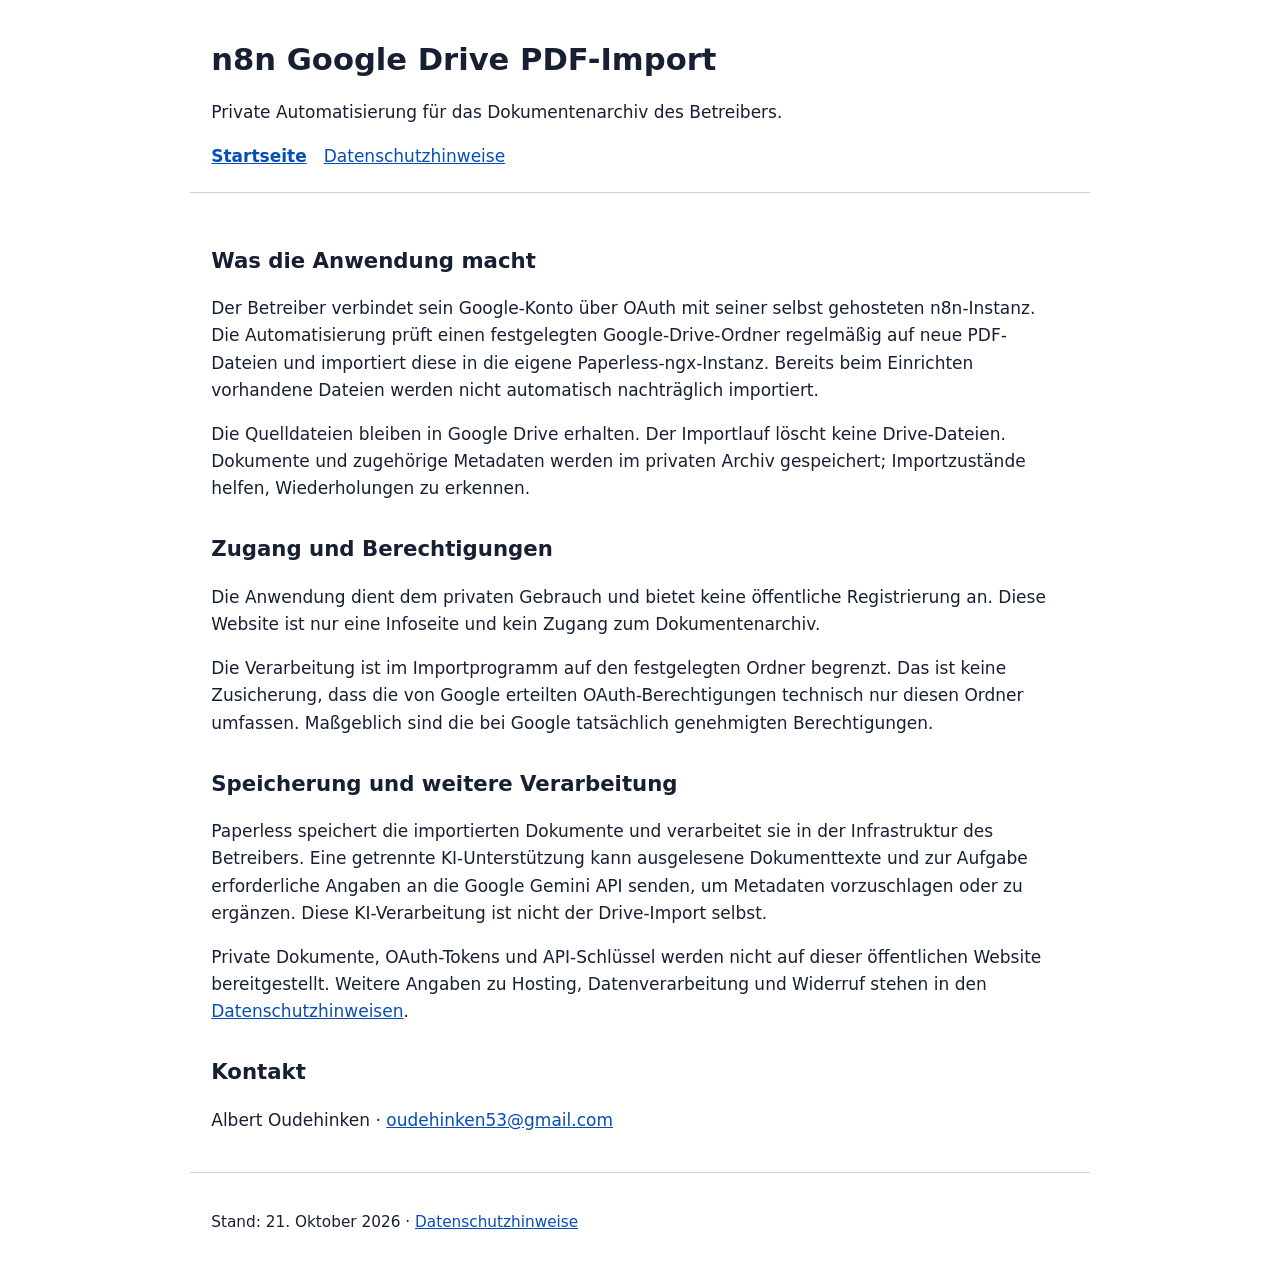
<file: index.html>
<!doctype html>
<html lang="de">
<head>
  <meta charset="utf-8">
  <meta name="viewport" content="width=device-width, initial-scale=1">
  <title>n8n Google Drive PDF-Import</title>
  <link rel="stylesheet" href="style.css">
</head>
<body>
  <a class="skip-link" href="#main">Zum Inhalt springen</a>
  <header class="container">
    <h1>n8n Google Drive PDF-Import</h1>
    <p>Private Automatisierung für das Dokumentenarchiv des Betreibers.</p>
    <nav aria-label="Hauptnavigation">
      <a href="index.html" aria-current="page">Startseite</a>
      <a href="privacy.html">Datenschutzhinweise</a>
    </nav>
  </header>
  <main id="main" class="container">
    <section aria-labelledby="import">
      <h2 id="import">Was die Anwendung macht</h2>
      <p>Der Betreiber verbindet sein Google-Konto über OAuth mit seiner selbst
        gehosteten n8n-Instanz. Die Automatisierung prüft einen festgelegten
        Google-Drive-Ordner regelmäßig auf neue PDF-Dateien und importiert diese
        in die eigene Paperless-ngx-Instanz. Bereits beim Einrichten vorhandene
        Dateien werden nicht automatisch nachträglich importiert.</p>
      <p>Die Quelldateien bleiben in Google Drive erhalten. Der Importlauf
        löscht keine Drive-Dateien. Dokumente und zugehörige Metadaten werden
        im privaten Archiv gespeichert; Importzustände helfen, Wiederholungen
        zu erkennen.</p>
    </section>
    <section aria-labelledby="access">
      <h2 id="access">Zugang und Berechtigungen</h2>
      <p>Die Anwendung dient dem privaten Gebrauch und bietet keine öffentliche
        Registrierung an. Diese Website ist nur eine Infoseite und kein Zugang
        zum Dokumentenarchiv.</p>
      <p>Die Verarbeitung ist im Importprogramm auf den festgelegten Ordner
        begrenzt. Das ist keine Zusicherung, dass die von Google erteilten
        OAuth-Berechtigungen technisch nur diesen Ordner umfassen. Maßgeblich
        sind die bei Google tatsächlich genehmigten Berechtigungen.</p>
    </section>
    <section aria-labelledby="processing">
      <h2 id="processing">Speicherung und weitere Verarbeitung</h2>
      <p>Paperless speichert die importierten Dokumente und verarbeitet sie in
        der Infrastruktur des Betreibers. Eine getrennte KI-Unterstützung kann
        ausgelesene Dokumenttexte und zur Aufgabe erforderliche Angaben an die
        Google Gemini API senden, um Metadaten vorzuschlagen oder zu ergänzen.
        Diese KI-Verarbeitung ist nicht der Drive-Import selbst.</p>
      <p>Private Dokumente, OAuth-Tokens und API-Schlüssel werden nicht auf dieser
        öffentlichen Website bereitgestellt. Weitere Angaben zu Hosting,
        Datenverarbeitung und Widerruf stehen in den
        <a href="privacy.html">Datenschutzhinweisen</a>.</p>
    </section>
    <section aria-labelledby="contact">
      <h2 id="contact">Kontakt</h2>
      <p>Albert Oudehinken · <a href="mailto:oudehinken53@gmail.com">oudehinken53@gmail.com</a></p>
    </section>
  </main>
  <footer class="container">
    <p>Stand: 21. Oktober 2026 · <a href="privacy.html">Datenschutzhinweise</a></p>
  </footer>
</body>
</html>
</file>
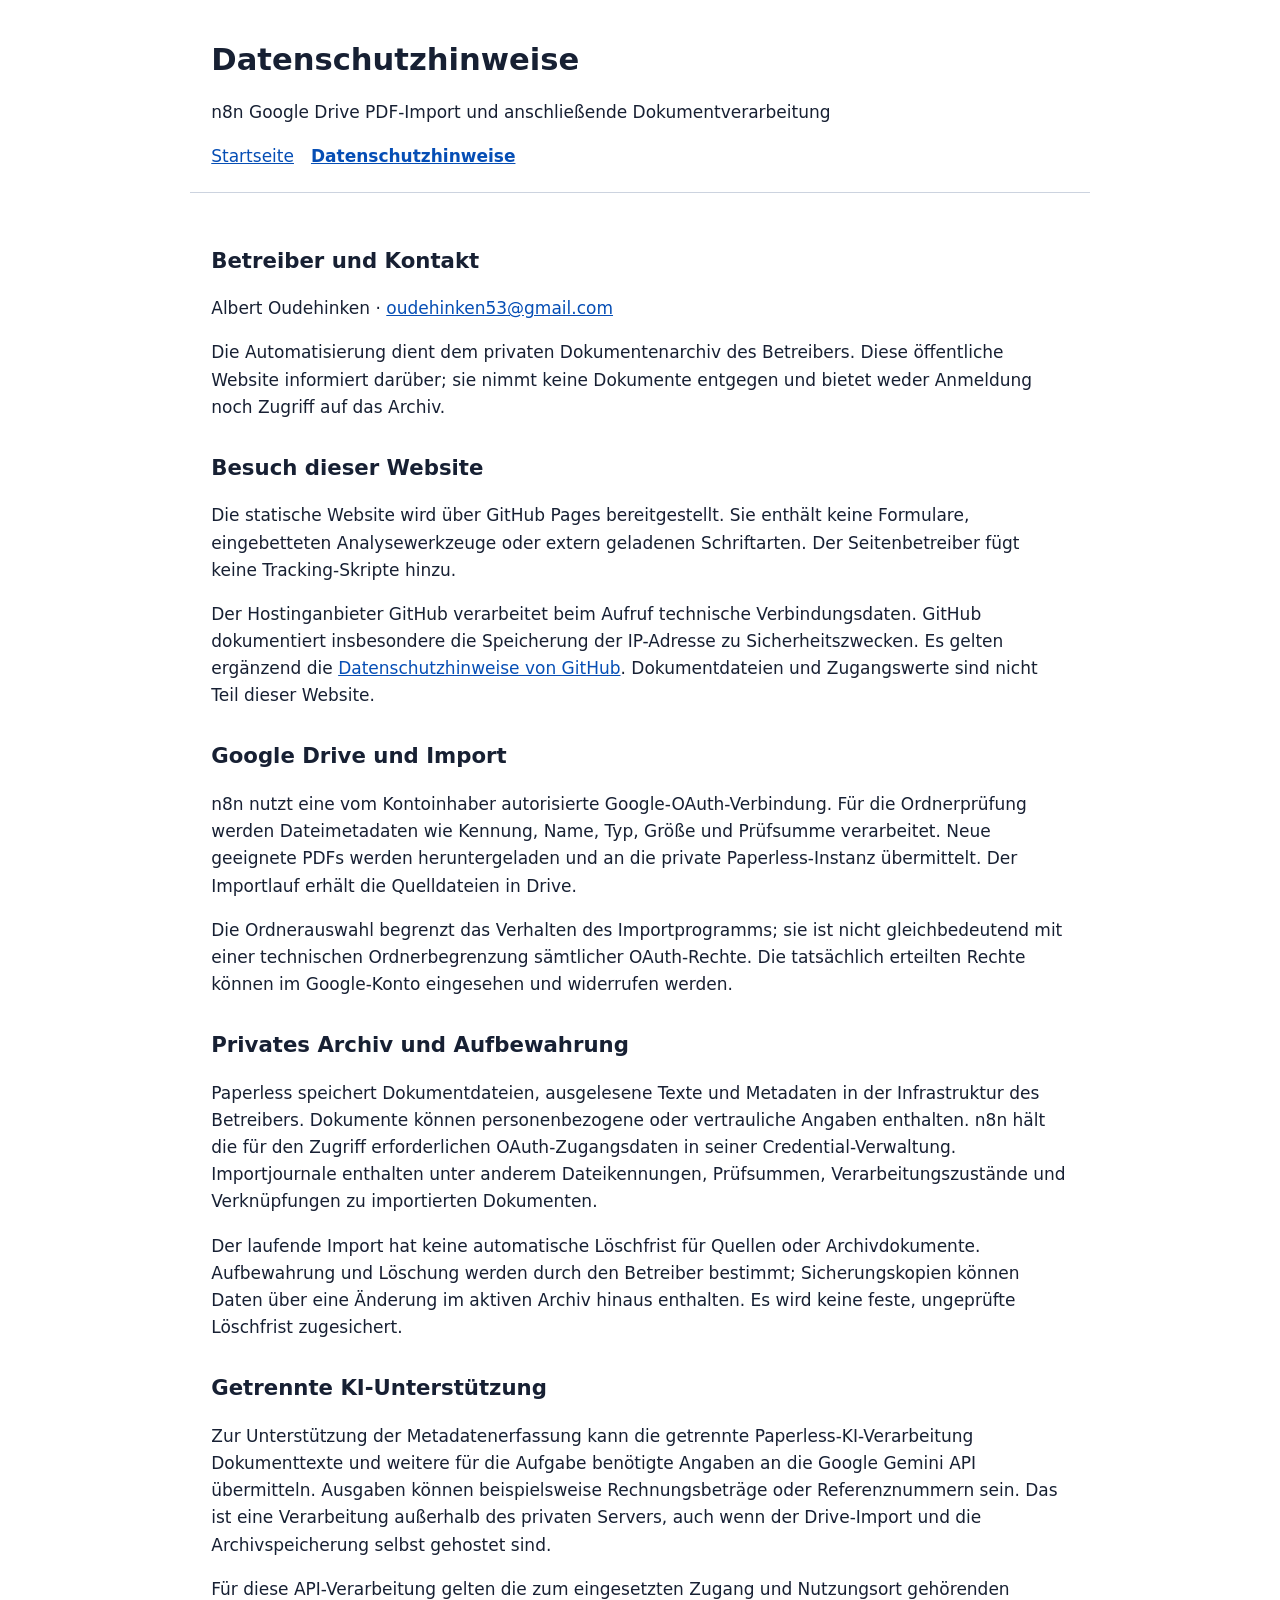
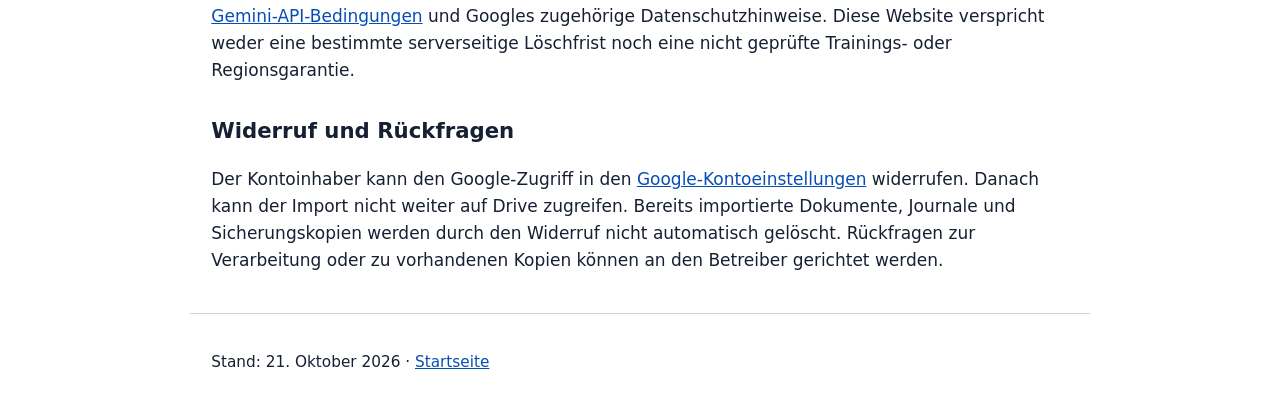
<file: privacy.html>
<!doctype html>
<html lang="de">
<head>
  <meta charset="utf-8">
  <meta name="viewport" content="width=device-width, initial-scale=1">
  <title>Datenschutzhinweise – n8n Google Drive PDF-Import</title>
  <link rel="stylesheet" href="style.css">
</head>
<body>
  <a class="skip-link" href="#main">Zum Inhalt springen</a>
  <header class="container">
    <h1>Datenschutzhinweise</h1>
    <p>n8n Google Drive PDF-Import und anschließende Dokumentverarbeitung</p>
    <nav aria-label="Hauptnavigation">
      <a href="index.html">Startseite</a>
      <a href="privacy.html" aria-current="page">Datenschutzhinweise</a>
    </nav>
  </header>
  <main id="main" class="container">
    <section aria-labelledby="operator">
      <h2 id="operator">Betreiber und Kontakt</h2>
      <p>Albert Oudehinken · <a href="mailto:oudehinken53@gmail.com">oudehinken53@gmail.com</a></p>
      <p>Die Automatisierung dient dem privaten Dokumentenarchiv des Betreibers.
        Diese öffentliche Website informiert darüber; sie nimmt keine Dokumente
        entgegen und bietet weder Anmeldung noch Zugriff auf das Archiv.</p>
    </section>
    <section aria-labelledby="website">
      <h2 id="website">Besuch dieser Website</h2>
      <p>Die statische Website wird über GitHub Pages bereitgestellt. Sie enthält
        keine Formulare, eingebetteten Analysewerkzeuge oder extern geladenen
        Schriftarten. Der Seitenbetreiber fügt keine Tracking-Skripte hinzu.</p>
      <p>Der Hostinganbieter GitHub verarbeitet beim Aufruf technische
        Verbindungsdaten. GitHub dokumentiert insbesondere die Speicherung der
        IP-Adresse zu Sicherheitszwecken. Es gelten ergänzend die
        <a href="https://docs.github.com/en/site-policy/privacy-policies/github-general-privacy-statement">Datenschutzhinweise von GitHub</a>.
        Dokumentdateien und Zugangswerte sind nicht Teil dieser Website.</p>
    </section>
    <section aria-labelledby="drive">
      <h2 id="drive">Google Drive und Import</h2>
      <p>n8n nutzt eine vom Kontoinhaber autorisierte Google-OAuth-Verbindung.
        Für die Ordnerprüfung werden Dateimetadaten wie Kennung, Name, Typ,
        Größe und Prüfsumme verarbeitet. Neue geeignete PDFs werden
        heruntergeladen und an die private Paperless-Instanz übermittelt.
        Der Importlauf erhält die Quelldateien in Drive.</p>
      <p>Die Ordnerauswahl begrenzt das Verhalten des Importprogramms; sie ist
        nicht gleichbedeutend mit einer technischen Ordnerbegrenzung sämtlicher
        OAuth-Rechte. Die tatsächlich erteilten Rechte können im Google-Konto
        eingesehen und widerrufen werden.</p>
    </section>
    <section aria-labelledby="archive">
      <h2 id="archive">Privates Archiv und Aufbewahrung</h2>
      <p>Paperless speichert Dokumentdateien, ausgelesene Texte und Metadaten
        in der Infrastruktur des Betreibers. Dokumente können personenbezogene
        oder vertrauliche Angaben enthalten. n8n hält die für den Zugriff
        erforderlichen OAuth-Zugangsdaten in seiner Credential-Verwaltung.
        Importjournale enthalten unter anderem Dateikennungen, Prüfsummen,
        Verarbeitungszustände und Verknüpfungen zu importierten Dokumenten.</p>
      <p>Der laufende Import hat keine automatische Löschfrist für Quellen oder
        Archivdokumente. Aufbewahrung und Löschung werden durch den Betreiber
        bestimmt; Sicherungskopien können Daten über eine Änderung im aktiven
        Archiv hinaus enthalten. Es wird keine feste, ungeprüfte Löschfrist
        zugesichert.</p>
    </section>
    <section aria-labelledby="ai">
      <h2 id="ai">Getrennte KI-Unterstützung</h2>
      <p>Zur Unterstützung der Metadatenerfassung kann die getrennte
        Paperless-KI-Verarbeitung Dokumenttexte und weitere für die Aufgabe
        benötigte Angaben an die Google Gemini API übermitteln. Ausgaben können
        beispielsweise Rechnungsbeträge oder Referenznummern sein. Das ist eine
        Verarbeitung außerhalb des privaten Servers, auch wenn der Drive-Import
        und die Archivspeicherung selbst gehostet sind.</p>
      <p>Für diese API-Verarbeitung gelten die zum eingesetzten Zugang und
        Nutzungsort gehörenden
        <a href="https://ai.google.dev/gemini-api/terms">Gemini-API-Bedingungen</a>
        und Googles zugehörige Datenschutzhinweise. Diese Website verspricht
        weder eine bestimmte serverseitige Löschfrist noch eine nicht geprüfte
        Trainings- oder Regionsgarantie.</p>
    </section>
    <section aria-labelledby="revoke">
      <h2 id="revoke">Widerruf und Rückfragen</h2>
      <p>Der Kontoinhaber kann den Google-Zugriff in den
        <a href="https://myaccount.google.com/connections">Google-Kontoeinstellungen</a>
        widerrufen. Danach kann der Import nicht weiter auf Drive zugreifen.
        Bereits importierte Dokumente, Journale und Sicherungskopien werden
        durch den Widerruf nicht automatisch gelöscht. Rückfragen zur
        Verarbeitung oder zu vorhandenen Kopien können an den Betreiber
        gerichtet werden.</p>
    </section>
  </main>
  <footer class="container"><p>Stand: 21. Oktober 2026 · <a href="index.html">Startseite</a></p></footer>
</body>
</html>
</file>
<file: style.css>
:root { font: 17px/1.6 system-ui, sans-serif; color: #172033; background: #fff; }
* { box-sizing: border-box; }
body { margin: 0; }
.container { max-width: 900px; margin: 0 auto; padding: 1.25rem; }
header { border-bottom: 1px solid #ccd3df; }
h1 { font-size: 1.8rem; line-height: 1.2; }
h2 { font-size: 1.25rem; margin-top: 1.75rem; }
p { overflow-wrap: anywhere; }
nav { display: flex; flex-wrap: wrap; gap: 1rem; }
a { color: #064eb5; }
a[aria-current="page"] { font-weight: bold; }
a:focus-visible { outline: 3px solid #ad5400; outline-offset: 4px; }
footer { border-top: 1px solid #ccd3df; font-size: .9rem; }
.skip-link { position: absolute; left: -9999px; }
.skip-link:focus { left: 1rem; top: 1rem; padding: .5rem; background: white; }
@media (max-width: 480px) { :root { font-size: 16px; } h1 { font-size: 1.5rem; } }
</file>
